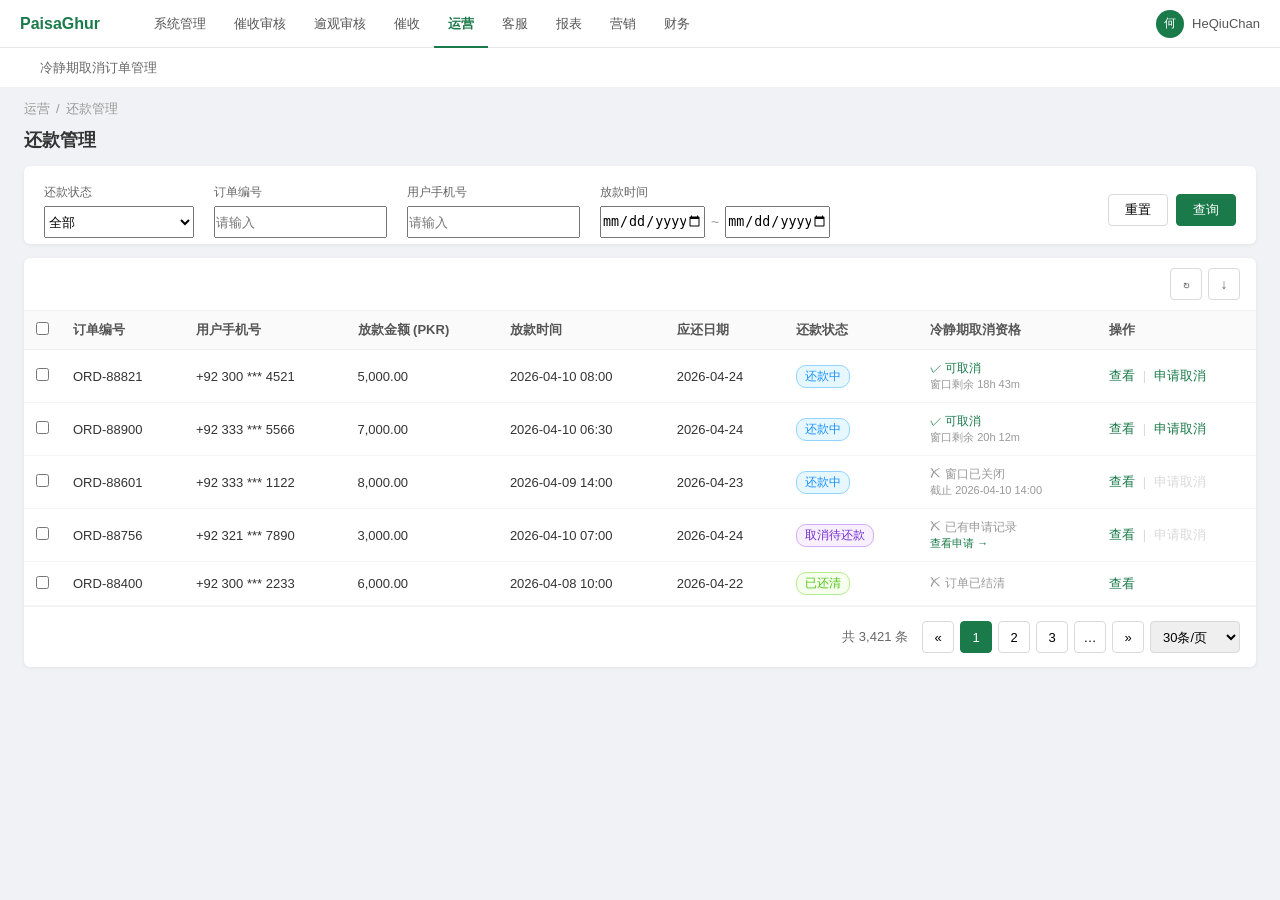
<file: repayment.html>
<!DOCTYPE html>
<html lang="zh-CN">
<head>
  <meta charset="UTF-8" />
  <meta name="viewport" content="width=device-width, initial-scale=1.0" />
  <title>还款管理</title>
  <link rel="stylesheet" href="common.css" />
  <style>
    .page-header { padding: 10px 24px 14px; display: flex; align-items: center; justify-content: space-between; }
    .page-header h1 { font-size: 18px; font-weight: 600; }
    .filter-card { margin: 0 24px 14px; }
    .filter-body { padding: 18px 20px 6px; }
    .filter-row { display: flex; flex-wrap: wrap; gap: 14px 20px; align-items: flex-end; }
    .fi { display: flex; flex-direction: column; gap: 5px; min-width: 150px; }
    .fi label { font-size: 12px; color: #666; }
    .fi select, .fi input { height: 32px; }
    .fi-date { min-width: 240px; }
    .fi-date .di { display: flex; align-items: center; gap: 6px; }
    .fi-date input { width: 105px; height: 32px; }
    .filter-actions { display: flex; gap: 8px; padding-bottom: 12px; margin-left: auto; }
    .table-card { margin: 0 24px 24px; }
    .table-toolbar { padding: 10px 16px; display: flex; align-items: center; justify-content: space-between; border-bottom: 1px solid #f0f0f0; }
    .toolbar-right { display: flex; gap: 6px; }
    .icon-btn { width: 32px; height: 32px; border: 1px solid #d9d9d9; border-radius: 4px; background: #fff; cursor: pointer; display: flex; align-items: center; justify-content: center; font-size: 14px; color: #666; }
    .icon-btn:hover { border-color: #1a7a4a; color: #1a7a4a; }
    input[type=checkbox] { cursor: pointer; accent-color: #1a7a4a; }

    /* Cancel eligibility tooltip */
    .cancel-eligible { color: #1a7a4a; font-size: 12px; }
    .cancel-ineligible { color: #999; font-size: 12px; }

    /* Inline cancel modal */
    .modal { width: 480px; text-align: left; }
    .modal h3 { font-size: 15px; font-weight: 700; margin-bottom: 16px; color: #222; }
    .modal-order-info { background: #f6ffed; border: 1px solid #b7eb8f; border-radius: 6px; padding: 12px 16px; margin-bottom: 14px; display: grid; grid-template-columns: 1fr 1fr; gap: 8px; }
    .moi-item .label { font-size: 12px; color: #666; }
    .moi-item .value { font-size: 13px; font-weight: 600; color: #333; }
    .moi-item .value.green { color: #1a7a4a; }
    .modal-form { display: flex; flex-direction: column; gap: 12px; }
    .modal-actions { display: flex; gap: 10px; justify-content: flex-end; margin-top: 16px; padding-top: 14px; border-top: 1px solid #f0f0f0; }
    .confirm-check { display: flex; align-items: flex-start; gap: 8px; font-size: 13px; }
    .confirm-check input { margin-top: 2px; accent-color: #1a7a4a; cursor: pointer; }
  </style>
</head>
<body>

<div class="topbar">
  <div class="logo">PaisaGhur</div>
  <nav>
    <a href="#">系统管理</a><a href="#">催收审核</a><a href="#">逾观审核</a>
    <a href="#">催收</a><a href="#" class="active">运营</a><a href="#">客服</a>
    <a href="#">报表</a><a href="#">营销</a><a href="#">财务</a>
  </nav>
  <div class="user"><div class="avatar">何</div>HeQiuChan</div>
</div>
<div class="subnav">
  <a href="index.html">冷静期取消订单管理</a>
</div>
<div class="breadcrumb">
  <a href="#">运营</a><span>/</span>还款管理
</div>

<div class="page-header">
  <h1>还款管理</h1>
</div>

<!-- Filter -->
<div class="card filter-card">
  <div class="filter-body">
    <div class="filter-row">
      <div class="fi">
        <label>还款状态</label>
        <select><option value="">全部</option><option>还款中</option><option>已还清</option><option>逾期</option></select>
      </div>
      <div class="fi">
        <label>订单编号</label>
        <input type="text" placeholder="请输入" />
      </div>
      <div class="fi">
        <label>用户手机号</label>
        <input type="text" placeholder="请输入" />
      </div>
      <div class="fi fi-date">
        <label>放款时间</label>
        <div class="di"><input type="date" /><span style="color:#999">~</span><input type="date" /></div>
      </div>
      <div class="filter-actions">
        <button class="btn btn-ghost">重置</button>
        <button class="btn btn-primary">查询</button>
      </div>
    </div>
  </div>
</div>

<!-- Table -->
<div class="card table-card">
  <div class="table-toolbar">
    <div></div>
    <div class="toolbar-right">
      <button class="icon-btn" title="刷新">↻</button>
      <button class="icon-btn" title="导出">↓</button>
    </div>
  </div>
  <table>
    <thead>
      <tr>
        <th style="width:36px"><input type="checkbox" /></th>
        <th>订单编号</th>
        <th>用户手机号</th>
        <th>放款金额 (PKR)</th>
        <th>放款时间</th>
        <th>应还日期</th>
        <th>还款状态</th>
        <th>冷静期取消资格</th>
        <th>操作</th>
      </tr>
    </thead>
    <tbody>
      <!-- Row 1: eligible for cancellation -->
      <tr>
        <td><input type="checkbox" /></td>
        <td>ORD-88821</td>
        <td>+92 300 *** 4521</td>
        <td>5,000.00</td>
        <td>2026-04-10 08:00</td>
        <td>2026-04-24</td>
        <td><span class="tag" style="background:#e6f7ff;color:#1890ff;border:1px solid #91d5ff;">还款中</span></td>
        <td>
          <span class="cancel-eligible">✓ 可取消</span>
          <div style="font-size:11px;color:#999;">窗口剩余 18h 43m</div>
        </td>
        <td>
          <a href="detail.html" class="link">查看</a>
          <span class="sep">|</span>
          <a class="link" onclick="openCancelModal('ORD-88821', '5,000.00', '50.00', '5,050.00', '2026-04-11 08:00:00')">申请取消</a>
        </td>
      </tr>
      <!-- Row 2: eligible -->
      <tr>
        <td><input type="checkbox" /></td>
        <td>ORD-88900</td>
        <td>+92 333 *** 5566</td>
        <td>7,000.00</td>
        <td>2026-04-10 06:30</td>
        <td>2026-04-24</td>
        <td><span class="tag" style="background:#e6f7ff;color:#1890ff;border:1px solid #91d5ff;">还款中</span></td>
        <td>
          <span class="cancel-eligible">✓ 可取消</span>
          <div style="font-size:11px;color:#999;">窗口剩余 20h 12m</div>
        </td>
        <td>
          <a href="#" class="link">查看</a>
          <span class="sep">|</span>
          <a class="link" onclick="openCancelModal('ORD-88900', '7,000.00', '70.00', '7,070.00', '2026-04-11 06:30:00')">申请取消</a>
        </td>
      </tr>
      <!-- Row 3: window expired -->
      <tr>
        <td><input type="checkbox" /></td>
        <td>ORD-88601</td>
        <td>+92 333 *** 1122</td>
        <td>8,000.00</td>
        <td>2026-04-09 14:00</td>
        <td>2026-04-23</td>
        <td><span class="tag" style="background:#e6f7ff;color:#1890ff;border:1px solid #91d5ff;">还款中</span></td>
        <td>
          <span class="cancel-ineligible">✗ 窗口已关闭</span>
          <div style="font-size:11px;color:#999;">截止 2026-04-10 14:00</div>
        </td>
        <td>
          <a href="#" class="link">查看</a>
          <span class="sep">|</span>
          <span style="color:#d9d9d9;font-size:13px;cursor:not-allowed;" title="取消窗口已关闭">申请取消</span>
        </td>
      </tr>
      <!-- Row 4: already has cancellation request -->
      <tr>
        <td><input type="checkbox" /></td>
        <td>ORD-88756</td>
        <td>+92 321 *** 7890</td>
        <td>3,000.00</td>
        <td>2026-04-10 07:00</td>
        <td>2026-04-24</td>
        <td><span class="tag tag-repayment">取消待还款</span></td>
        <td>
          <span class="cancel-ineligible">✗ 已有申请记录</span>
          <div style="font-size:11px;"><a href="detail.html" class="link" style="font-size:11px;">查看申请 →</a></div>
        </td>
        <td>
          <a href="detail.html" class="link">查看</a>
          <span class="sep">|</span>
          <span style="color:#d9d9d9;font-size:13px;cursor:not-allowed;" title="已有取消申请记录">申请取消</span>
        </td>
      </tr>
      <!-- Row 5: repaid -->
      <tr>
        <td><input type="checkbox" /></td>
        <td>ORD-88400</td>
        <td>+92 300 *** 2233</td>
        <td>6,000.00</td>
        <td>2026-04-08 10:00</td>
        <td>2026-04-22</td>
        <td><span class="tag tag-success">已还清</span></td>
        <td><span class="cancel-ineligible">✗ 订单已结清</span></td>
        <td>
          <a href="#" class="link">查看</a>
        </td>
      </tr>
    </tbody>
  </table>
  <div class="pagination">
    <span class="total">共 3,421 条</span>
    <button class="page-btn">«</button>
    <button class="page-btn active">1</button>
    <button class="page-btn">2</button>
    <button class="page-btn">3</button>
    <button class="page-btn">…</button>
    <button class="page-btn">»</button>
    <select class="page-size"><option>30条/页</option><option>50条/页</option><option>100条/页</option></select>
  </div>
</div>

<!-- Cancel Modal -->
<div class="modal-overlay" id="cancel-modal">
  <div class="modal">
    <h3>人工申请取消 · <span id="m-order"></span></h3>
    <div class="modal-order-info">
      <div class="moi-item"><div class="label">放款本金 (PKR)</div><div class="value green" id="m-principal"></div></div>
      <div class="moi-item"><div class="label">取消手续费 (PKR)</div><div class="value" id="m-fee"></div></div>
      <div class="moi-item"><div class="label">用户应还总额 (PKR)</div><div class="value green" id="m-total"></div></div>
      <div class="moi-item"><div class="label">取消窗口截止</div><div class="value" style="color:#fa8c16;" id="m-deadline"></div></div>
    </div>
    <div class="alert alert-warning" style="margin-bottom:12px;">
      <ul>
        <li>客服代发起后系统直接生成还款指令，无需用户二次确认</li>
        <li>请引导用户在截止时间前完成还款</li>
        <li>此操作消耗该订单唯一取消机会，不可撤销</li>
      </ul>
    </div>
    <div class="modal-form">
      <div class="form-group">
        <label>取消原因 <span class="req">*</span></label>
        <select id="m-reason" onchange="checkModal()">
          <option value="">请选择</option>
          <option>不再需要</option>
          <option>资金已够用</option>
          <option>利率太高</option>
          <option>用户投诉</option>
          <option>其他</option>
        </select>
      </div>
      <div class="form-group">
        <label>备注（选填）</label>
        <textarea placeholder="如有其他需要记录的信息，请填写" style="min-height:60px;"></textarea>
      </div>
      <div class="confirm-check">
        <input type="checkbox" id="m-chk" onchange="checkModal()" />
        <label for="m-chk">我已与用户确认取消意愿，了解此操作将直接生成还款指令且不可撤销</label>
      </div>
    </div>
    <div class="modal-actions">
      <button class="btn" onclick="closeModal()">取消</button>
      <button class="btn btn-primary btn-lg" id="m-btn" disabled onclick="submitCancel()">确认代发起取消申请</button>
    </div>
  </div>
</div>

<!-- Success Modal -->
<div class="modal-overlay" id="success-modal">
  <div class="modal" style="width:380px;text-align:center;">
    <div style="font-size:48px;margin-bottom:12px;">✅</div>
    <div style="font-size:16px;font-weight:700;margin-bottom:8px;">取消申请已成功发起</div>
    <div style="font-size:13px;color:#666;margin-bottom:6px;">请引导用户在截止时间前完成还款</div>
    <div style="font-size:20px;font-weight:700;color:#1a7a4a;margin:12px 0;" id="s-amount"></div>
    <div style="font-size:13px;color:#fa8c16;font-weight:600;margin-bottom:20px;" id="s-deadline"></div>
    <div style="display:flex;gap:10px;justify-content:center;">
      <button class="btn" onclick="location.reload()">返回还款管理</button>
      <button class="btn btn-primary" onclick="location.href='index.html'">查看取消申请列表</button>
    </div>
  </div>
</div>

<script>
  let currentOrder = {};

  function openCancelModal(order, principal, fee, total, deadline) {
    currentOrder = { order, principal, fee, total, deadline };
    document.getElementById('m-order').textContent = order;
    document.getElementById('m-principal').textContent = principal;
    document.getElementById('m-fee').textContent = fee;
    document.getElementById('m-total').textContent = total;
    document.getElementById('m-deadline').textContent = deadline;
    document.getElementById('m-reason').value = '';
    document.getElementById('m-chk').checked = false;
    document.getElementById('m-btn').disabled = true;
    document.getElementById('cancel-modal').classList.add('show');
  }

  function closeModal() {
    document.getElementById('cancel-modal').classList.remove('show');
  }

  function checkModal() {
    const reason = document.getElementById('m-reason').value;
    const checked = document.getElementById('m-chk').checked;
    document.getElementById('m-btn').disabled = !(reason && checked);
  }

  function submitCancel() {
    document.getElementById('cancel-modal').classList.remove('show');
    document.getElementById('s-amount').textContent = 'PKR ' + currentOrder.total;
    document.getElementById('s-deadline').textContent = '还款截止：' + currentOrder.deadline;
    document.getElementById('success-modal').classList.add('show');
  }
</script>
</body>
</html>
</file>
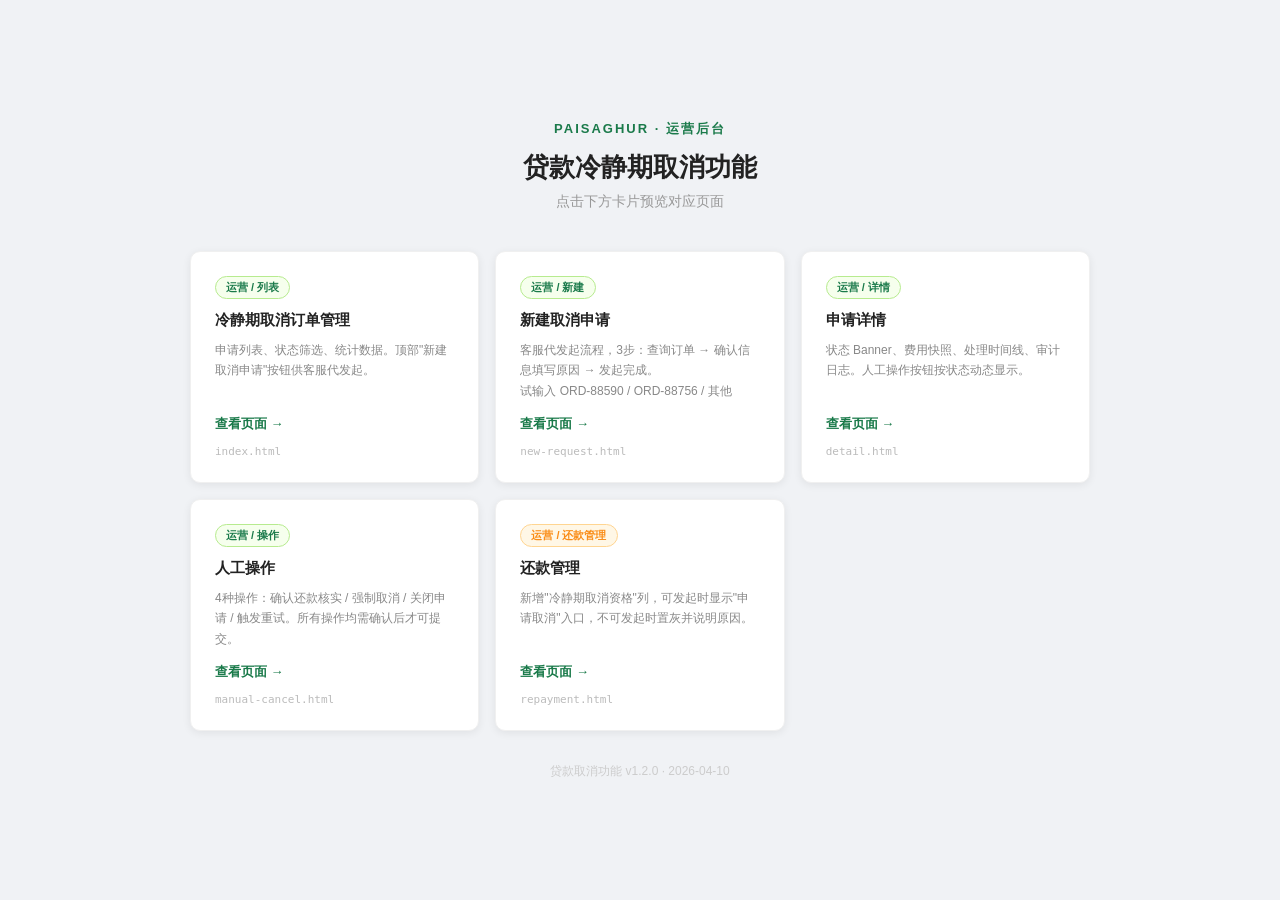
<file: review.html>
<!DOCTYPE html>
<html lang="zh-CN">
<head>
  <meta charset="UTF-8" />
  <meta name="viewport" content="width=device-width, initial-scale=1.0" />
  <title>贷款取消功能 · 页面预览</title>
  <style>
    * { box-sizing: border-box; margin: 0; padding: 0; }
    body { font-family: -apple-system, BlinkMacSystemFont, 'PingFang SC', 'Microsoft YaHei', sans-serif; background: #f0f2f5; min-height: 100vh; display: flex; align-items: center; justify-content: center; padding: 40px 20px; }
    .wrap { width: 100%; max-width: 900px; }
    .header { text-align: center; margin-bottom: 40px; }
    .header .logo { font-size: 13px; font-weight: 700; color: #1a7a4a; letter-spacing: 2px; text-transform: uppercase; margin-bottom: 12px; }
    .header h1 { font-size: 26px; font-weight: 700; color: #222; margin-bottom: 8px; }
    .header p { font-size: 14px; color: #999; }
    .grid { display: grid; grid-template-columns: repeat(3, 1fr); gap: 16px; }
    .card { background: #fff; border-radius: 10px; padding: 24px; box-shadow: 0 2px 8px rgba(0,0,0,.07); text-decoration: none; color: inherit; display: flex; flex-direction: column; gap: 10px; transition: transform .15s, box-shadow .15s; border: 1px solid #f0f0f0; }
    .card:hover { transform: translateY(-2px); box-shadow: 0 6px 20px rgba(0,0,0,.1); border-color: #b7eb8f; }
    .card .badge { display: inline-block; padding: 3px 10px; border-radius: 20px; font-size: 11px; font-weight: 700; background: #f6ffed; color: #1a7a4a; border: 1px solid #b7eb8f; width: fit-content; }
    .card .badge.orange { background: #fff7e6; color: #fa8c16; border-color: #ffd591; }
    .card h2 { font-size: 15px; font-weight: 700; color: #222; line-height: 1.4; }
    .card p { font-size: 12px; color: #888; line-height: 1.7; flex: 1; }
    .card .arrow { font-size: 13px; color: #1a7a4a; font-weight: 600; margin-top: 4px; }
    .card .hint { font-size: 11px; color: #bbb; font-family: monospace; margin-top: 2px; }
    .footer { text-align: center; margin-top: 32px; font-size: 12px; color: #ccc; }
  </style>
</head>
<body>
<div class="wrap">
  <div class="header">
    <div class="logo">PaisaGhur · 运营后台</div>
    <h1>贷款冷静期取消功能</h1>
    <p>点击下方卡片预览对应页面</p>
  </div>

  <div class="grid">
    <a href="index.html" class="card">
      <span class="badge">运营 / 列表</span>
      <h2>冷静期取消订单管理</h2>
      <p>申请列表、状态筛选、统计数据。顶部"新建取消申请"按钮供客服代发起。</p>
      <div class="arrow">查看页面 →</div>
      <div class="hint">index.html</div>
    </a>

    <a href="new-request.html" class="card">
      <span class="badge">运营 / 新建</span>
      <h2>新建取消申请</h2>
      <p>客服代发起流程，3步：查询订单 → 确认信息填写原因 → 发起完成。<br/>试输入 ORD-88590 / ORD-88756 / 其他</p>
      <div class="arrow">查看页面 →</div>
      <div class="hint">new-request.html</div>
    </a>

    <a href="detail.html" class="card">
      <span class="badge">运营 / 详情</span>
      <h2>申请详情</h2>
      <p>状态 Banner、费用快照、处理时间线、审计日志。人工操作按钮按状态动态显示。</p>
      <div class="arrow">查看页面 →</div>
      <div class="hint">detail.html</div>
    </a>

    <a href="manual-cancel.html" class="card">
      <span class="badge">运营 / 操作</span>
      <h2>人工操作</h2>
      <p>4种操作：确认还款核实 / 强制取消 / 关闭申请 / 触发重试。所有操作均需确认后才可提交。</p>
      <div class="arrow">查看页面 →</div>
      <div class="hint">manual-cancel.html</div>
    </a>

    <a href="repayment.html" class="card">
      <span class="badge orange">运营 / 还款管理</span>
      <h2>还款管理</h2>
      <p>新增"冷静期取消资格"列，可发起时显示"申请取消"入口，不可发起时置灰并说明原因。</p>
      <div class="arrow">查看页面 →</div>
      <div class="hint">repayment.html</div>
    </a>
  </div>

  <div class="footer">贷款取消功能 v1.2.0 · 2026-04-10</div>
</div>
</body>
</html>
</file>
<file: common.css>
* { box-sizing: border-box; margin: 0; padding: 0; }
body { font-family: -apple-system, BlinkMacSystemFont, 'PingFang SC', 'Microsoft YaHei', sans-serif; background: #f0f2f5; color: #333; font-size: 14px; }

/* ── Top Nav ── */
.topbar { background: #fff; height: 48px; display: flex; align-items: center; padding: 0 20px; border-bottom: 1px solid #e8e8e8; position: sticky; top: 0; z-index: 100; }
.topbar .logo { font-weight: 700; font-size: 16px; color: #1a7a4a; margin-right: 40px; white-space: nowrap; }
.topbar nav { display: flex; flex: 1; }
.topbar nav a { padding: 0 14px; height: 48px; line-height: 48px; color: #555; text-decoration: none; font-size: 13px; white-space: nowrap; }
.topbar nav a:hover { color: #1a7a4a; }
.topbar nav a.active { color: #1a7a4a; border-bottom: 2px solid #1a7a4a; font-weight: 600; }
.topbar .user { margin-left: auto; display: flex; align-items: center; gap: 8px; font-size: 13px; color: #555; white-space: nowrap; }
.topbar .user .avatar { width: 28px; height: 28px; border-radius: 50%; background: #1a7a4a; color: #fff; display: flex; align-items: center; justify-content: center; font-size: 12px; flex-shrink: 0; }

/* ── Sub Nav ── */
.subnav { background: #fff; border-bottom: 1px solid #f0f0f0; padding: 0 24px; display: flex; }
.subnav a { padding: 0 16px; height: 40px; line-height: 40px; color: #666; text-decoration: none; font-size: 13px; border-bottom: 2px solid transparent; margin-bottom: -1px; white-space: nowrap; }
.subnav a:hover { color: #1a7a4a; }
.subnav a.active { color: #1a7a4a; border-bottom-color: #1a7a4a; font-weight: 600; }

/* ── Breadcrumb ── */
.breadcrumb { padding: 12px 24px 0; font-size: 13px; color: #999; }
.breadcrumb a { color: #999; text-decoration: none; }
.breadcrumb a:hover { color: #1a7a4a; }
.breadcrumb span { margin: 0 6px; }

/* ── Buttons ── */
.btn { height: 32px; padding: 0 16px; border-radius: 4px; border: 1px solid #d9d9d9; background: #fff; font-size: 13px; cursor: pointer; transition: all .2s; white-space: nowrap; }
.btn:hover { border-color: #1a7a4a; color: #1a7a4a; }
.btn-primary { background: #1a7a4a; color: #fff; border-color: #1a7a4a; }
.btn-primary:hover { background: #156040; border-color: #156040; color: #fff; }
.btn-danger { color: #f5222d; border-color: #ffa39e; background: #fff1f0; }
.btn-danger:hover { background: #f5222d; color: #fff; border-color: #f5222d; }
.btn-ghost { background: transparent; }
.btn-lg { height: 36px; font-size: 14px; padding: 0 20px; }
.btn:disabled { opacity: .45; cursor: not-allowed; pointer-events: none; }

/* ── Cards ── */
.card { background: #fff; border-radius: 6px; box-shadow: 0 1px 4px rgba(0,0,0,.06); overflow: hidden; }
.card-title { padding: 14px 20px; font-size: 14px; font-weight: 600; color: #222; border-bottom: 1px solid #f0f0f0; display: flex; align-items: center; gap: 8px; }
.card-title::before { content: ''; display: inline-block; width: 3px; height: 14px; background: #1a7a4a; border-radius: 2px; flex-shrink: 0; }
.card-body { padding: 20px; }

/* ── Tags ── */
.tag { display: inline-block; padding: 2px 8px; border-radius: 10px; font-size: 12px; font-weight: 500; white-space: nowrap; }
.tag-pending    { background: #fff7e6; color: #fa8c16; border: 1px solid #ffd591; }
.tag-confirmed  { background: #e6f7ff; color: #1890ff; border: 1px solid #91d5ff; }
.tag-repayment  { background: #f9f0ff; color: #722ed1; border: 1px solid #d3adf7; }
.tag-success    { background: #f6ffed; color: #52c41a; border: 1px solid #b7eb8f; }
.tag-expired    { background: #f5f5f5; color: #999;    border: 1px solid #d9d9d9; }
.tag-overdue    { background: #fff1f0; color: #f5222d; border: 1px solid #ffa39e; }
.tag-withdrawn  { background: #f5f5f5; color: #8c8c8c; border: 1px solid #d9d9d9; }
.tag-failed     { background: #fff1f0; color: #cf1322; border: 1px solid #ffa39e; }
.tag-user       { background: #e6f7ff; color: #1890ff; border: 1px solid #91d5ff; }
.tag-agent      { background: #fff7e6; color: #fa8c16; border: 1px solid #ffd591; }

/* ── Table ── */
table { width: 100%; border-collapse: collapse; }
thead th { background: #fafafa; padding: 10px 12px; text-align: left; font-weight: 600; font-size: 13px; color: #555; border-bottom: 1px solid #f0f0f0; white-space: nowrap; }
tbody tr { border-bottom: 1px solid #f5f5f5; transition: background .15s; }
tbody tr:hover { background: #f6ffed; }
tbody td { padding: 10px 12px; font-size: 13px; color: #333; vertical-align: middle; }

/* ── Action Links ── */
.link { color: #1a7a4a; text-decoration: none; cursor: pointer; font-size: 13px; }
.link:hover { text-decoration: underline; }
.link-danger { color: #f5222d; }
.sep { color: #d9d9d9; margin: 0 4px; }

/* ── Form ── */
.form-group { display: flex; flex-direction: column; gap: 6px; }
.form-group label { font-size: 13px; color: #333; font-weight: 500; }
.form-group label .req { color: #f5222d; margin-left: 2px; }
.form-group select, .form-group input, .form-group textarea { border: 1px solid #d9d9d9; border-radius: 4px; padding: 7px 10px; font-size: 13px; color: #333; outline: none; font-family: inherit; background: #fff; }
.form-group select:focus, .form-group input:focus, .form-group textarea:focus { border-color: #1a7a4a; box-shadow: 0 0 0 2px rgba(26,122,74,.1); }
.form-group textarea { resize: vertical; min-height: 80px; }
.form-group .hint { font-size: 12px; color: #999; }

/* ── Alert Boxes ── */
.alert { border-radius: 6px; padding: 12px 16px; font-size: 13px; margin-bottom: 16px; }
.alert-warning { background: #fff7e6; border: 1px solid #ffd591; color: #874d00; }
.alert-danger  { background: #fff1f0; border: 1px solid #ffa39e; color: #820014; }
.alert-info    { background: #e6f7ff; border: 1px solid #91d5ff; color: #0050b3; }
.alert-success { background: #f6ffed; border: 1px solid #b7eb8f; color: #135200; }
.alert-title   { font-weight: 600; margin-bottom: 6px; }
.alert ul { padding-left: 16px; }
.alert ul li { margin-top: 4px; }

/* ── Pagination ── */
.pagination { padding: 14px 16px; display: flex; align-items: center; justify-content: flex-end; gap: 6px; border-top: 1px solid #f0f0f0; }
.pagination .total { font-size: 13px; color: #666; margin-right: 8px; }
.page-btn { min-width: 32px; height: 32px; padding: 0 8px; border: 1px solid #d9d9d9; border-radius: 4px; background: #fff; font-size: 13px; cursor: pointer; }
.page-btn:hover { border-color: #1a7a4a; color: #1a7a4a; }
.page-btn.active { background: #1a7a4a; color: #fff; border-color: #1a7a4a; }
.page-size { height: 32px; border: 1px solid #d9d9d9; border-radius: 4px; padding: 0 8px; font-size: 13px; }

/* ── Modal ── */
.modal-overlay { display: none; position: fixed; inset: 0; background: rgba(0,0,0,.45); z-index: 1000; align-items: center; justify-content: center; }
.modal-overlay.show { display: flex; }
.modal { background: #fff; border-radius: 8px; padding: 28px; box-shadow: 0 8px 32px rgba(0,0,0,.2); }
</file>
